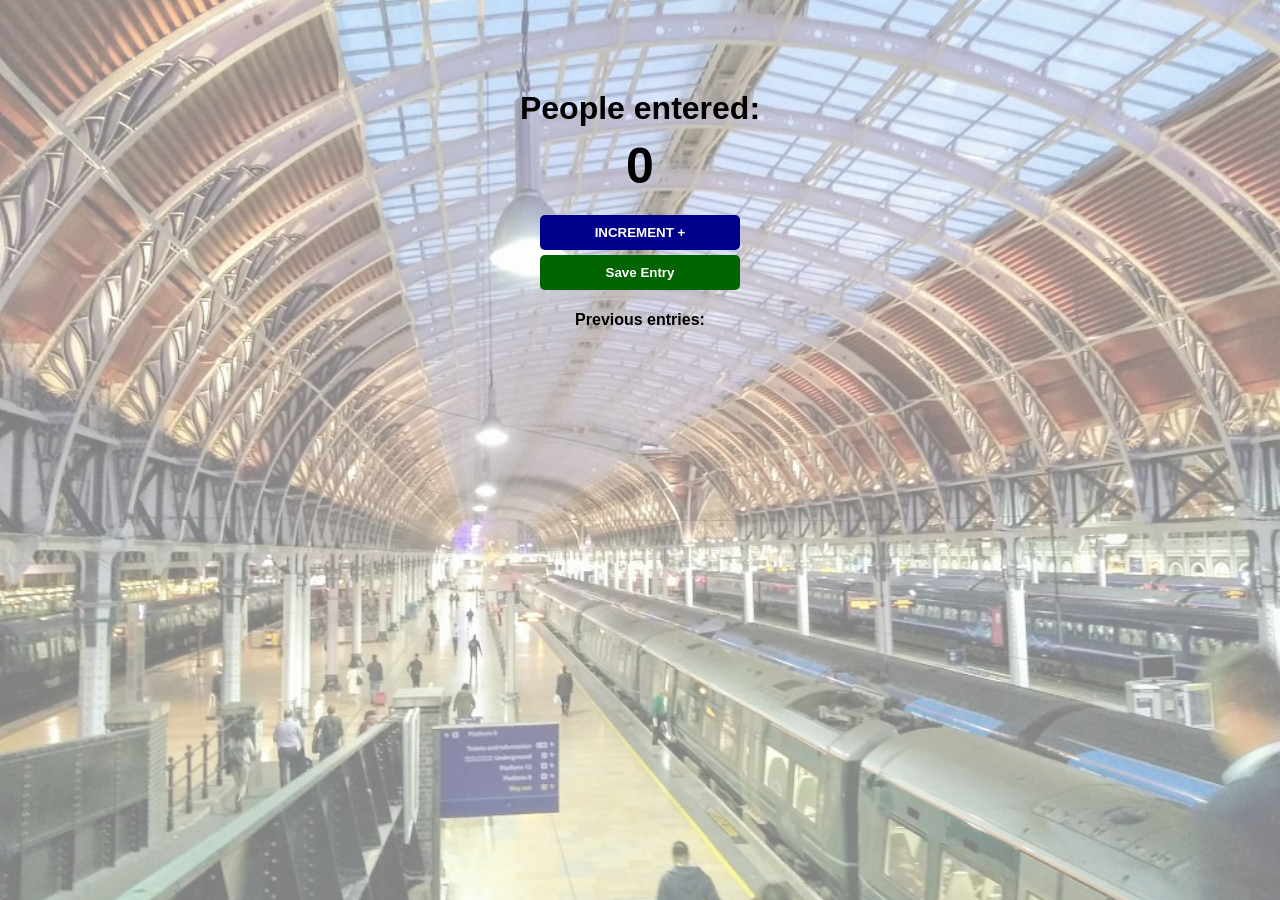
<file: project-1a-passenger-counter/index.html>
<html>
  <head>
    <link rel="stylesheet" href="index.css" />
  </head>
  <body>
    <div class="container">
      <h1>People entered:</h1>
      <h2 id="count-el">0</h2>
      <button id="increment-btn" onclick="increment()">INCREMENT +</button>
      <br />
      <button id="save-btn" onclick="save()">Save Entry</button>
      <p id="save-el">Previous entries:</p>
    </div>

    <script src="index.js"></script>
  </body>
</html>
</file>
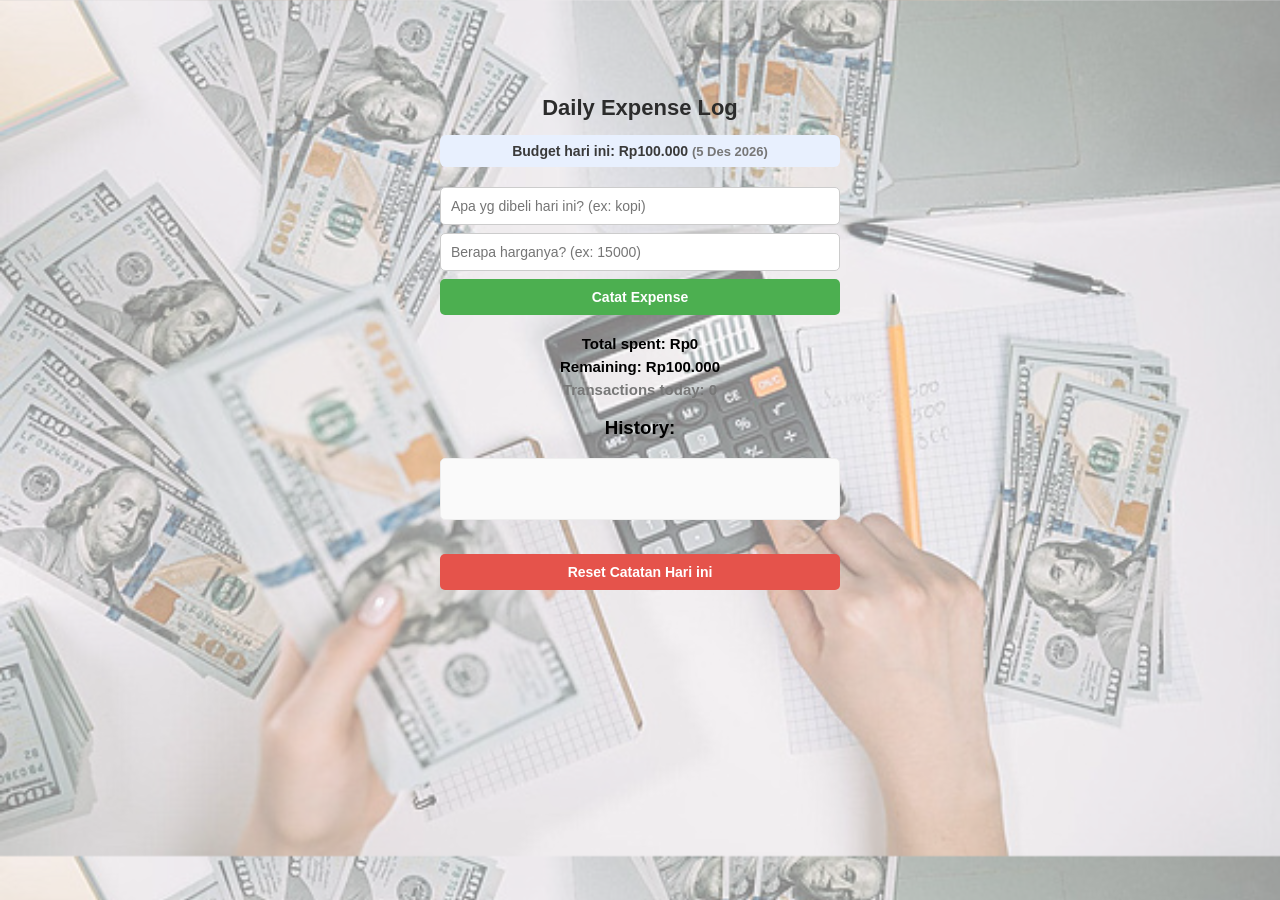
<file: project-1b-daily-expenses-log/index.html>
<!doctype html>
<html lang="en">
  <head>
    <meta charset="UTF-8" />
    <title>Daily Expense Log</title>
    <link rel="stylesheet" href="index.css" />
  </head>
  <body>
    <div class="wrapper">
      <h1>Daily Expense Log</h1>

      <p class="budget-text">
        Budget hari ini: Rp100.000 <span id="tanggal"></span>
      </p>

      <div class="input-area">
        <input
          type="text"
          id="ket"
          placeholder="Apa yg dibeli hari ini? (ex: kopi)"
        />
        <input
          type="number"
          id="harga"
          placeholder="Berapa harganya? (ex: 15000)"
        />
        <button id="catat-btn" onclick="catat()">Catat Expense</button>
      </div>

      <div class="hasil">
        <p>Total spent: <b id="total">Rp0</b></p>
        <p>Remaining: <b id="sisa">Rp100.000</b></p>
        <p class="kecil">Transactions today: <b id="jumlah">0</b></p>
      </div>

      <h3>History:</h3>
      <p id="daftar"></p>

      <button id="reset-btn" onclick="resetHari()">
        Reset Catatan Hari ini
      </button>
    </div>

    <script src="index.js"></script>
  </body>
</html>
</file>
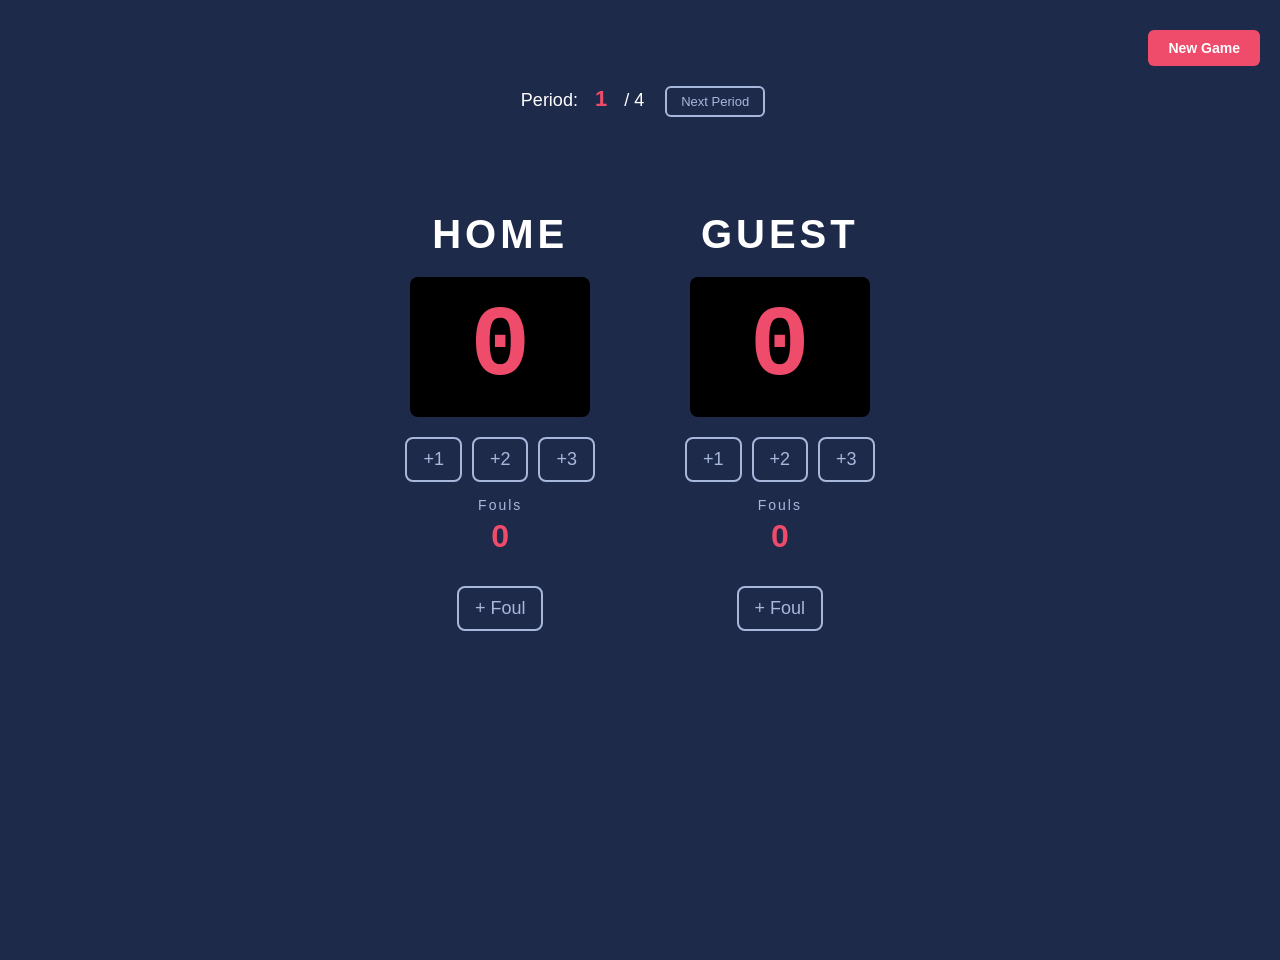
<file: project-1c-basketball-scoreboard/index.html>
<!doctype html>
<html lang="en">
  <head>
    <meta charset="UTF-8" />
    <title>Scoreboard</title>
    <link rel="stylesheet" href="index.css" />
  </head>
  <body>
    <div class="top-bar">
      <button id="new-game-btn" onclick="newGame()">New Game</button>
    </div>

    <div class="period">
      <span>Period:</span>
      <span id="period-el">1</span>
      <span>/ 4</span>
      <button id="next-period-btn" onclick="nextPeriod()">Next Period</button>
    </div>

    <div id="winner" class="winner"></div>

    <div class="container">
      <div class="team" id="home-team">
        <h2 class="team-name">HOME</h2>
        <div class="score" id="home-score">0</div>
        <div class="buttons">
          <button id="home-btn-1" onclick="addHome(1)">+1</button>
          <button id="home-btn-2" onclick="addHome(2)">+2</button>
          <button id="home-btn-3" onclick="addHome(3)">+3</button>
        </div>

        <p class="fouls-label">Fouls</p>
        <div class="fouls" id="home-fouls">0</div>
        <p class="foul-status" id="home-status"></p>
        <div class="buttons">
          <button id="home-foul-btn" onclick="addFoulHome()">+ Foul</button>
        </div>
      </div>

      <div class="team" id="guest-team">
        <h2 class="team-name">GUEST</h2>
        <div class="score" id="guest-score">0</div>
        <div class="buttons">
          <button id="guest-btn-1" onclick="addGuest(1)">+1</button>
          <button id="guest-btn-2" onclick="addGuest(2)">+2</button>
          <button id="guest-btn-3" onclick="addGuest(3)">+3</button>
        </div>

        <p class="fouls-label">Fouls</p>
        <div class="fouls" id="guest-fouls">0</div>
        <p class="foul-status" id="guest-status"></p>
        <div class="buttons">
          <button id="guest-foul-btn" onclick="addFoulGuest()">+ Foul</button>
        </div>
      </div>
    </div>

    <script src="index.js"></script>
  </body>
</html>
</file>
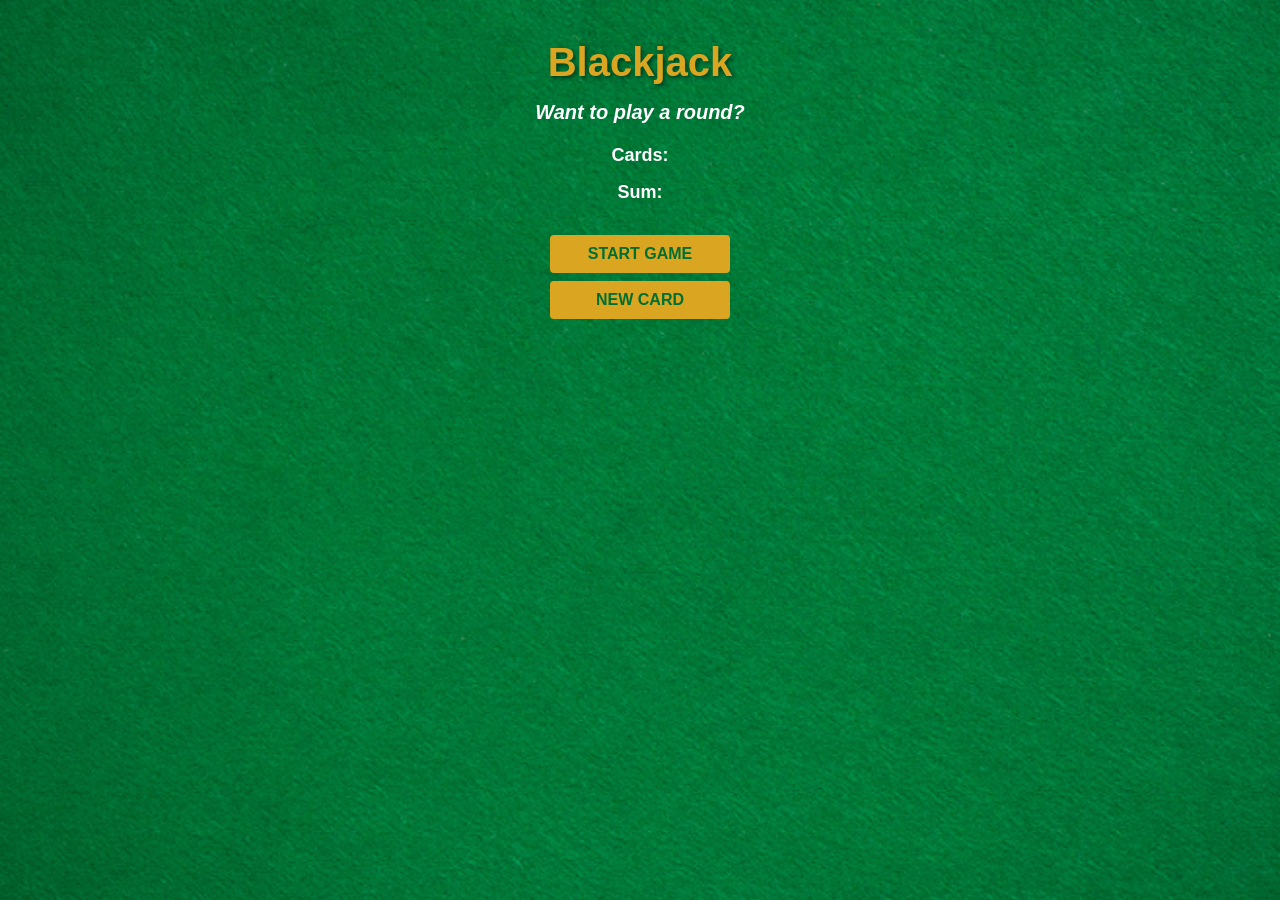
<file: project-2-blackjack-game/index.html>
<!doctype html>
<html lang="en">
  <head>
    <meta charset="UTF-8" />
    <meta name="viewport" content="width=device-width, initial-scale=1.0" />
    <title>Blackjack</title>
    <link rel="stylesheet" href="index.css" />
  </head>
  <body>
    <h1>Blackjack</h1>

    <p id="message-el">Want to play a round?</p>
    <p id="cards-el">Cards:</p>
    <p id="sum-el">Sum:</p>

    <div class="buttons">
      <button id="start-btn">START GAME</button>
      <button id="new-card-btn">NEW CARD</button>
    </div>

    <script src="index.js"></script>
  </body>
</html>
</file>
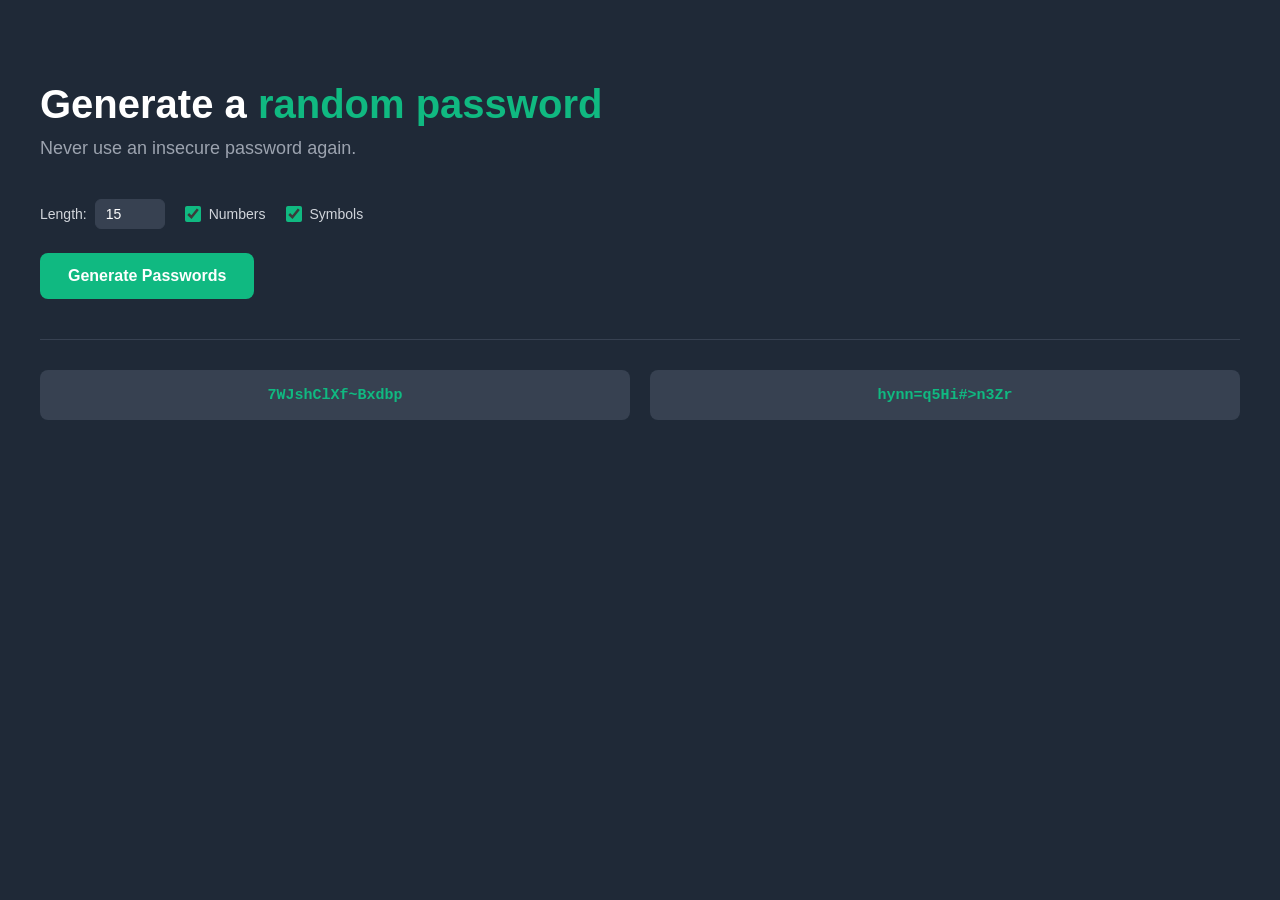
<file: project-3-password-generator/index.html>
<!doctype html>
<html>
  <head>
    <link rel="stylesheet" href="index.css" />
  </head>
  <body>
    <h1>Generate a <span>random password</span></h1>
    <h3>Never use an insecure password again.</h3>

    <div class="controls">
      <label>
        Length:
        <input type="number" id="length-input" value="15" min="4" max="50" />
      </label>

      <label>
        <input type="checkbox" id="numbers-toggle" checked />
        Numbers
      </label>

      <label>
        <input type="checkbox" id="symbols-toggle" checked />
        Symbols
      </label>
    </div>

    <button id="generate-btn">Generate Passwords</button>

    <div class="passwords">
      <p id="password-1" class="password" title="Click to copy"></p>
      <p id="password-2" class="password" title="Click to copy"></p>
    </div>

    <div id="toast" class="toast">Copied!</div>

    <script src="index.js"></script>
  </body>
</html>
</file>
<file: project-1a-passenger-counter/index.css>
body {
  background-image:
    linear-gradient(rgba(255, 255, 255, 0.5), rgba(255, 255, 255, 0.5)),
    url("station.jpg");
  background-size: cover;
  font-family: Arial, Helvetica, sans-serif;
  font-weight: bold;
  text-align: center;
  margin: 0;
  padding: 20px;
}

.container {
  max-width: 400px;
  margin: 40px auto;
  padding: 20px;
}

h1 {
  margin-top: 10px;
  margin-bottom: 10px;
}

h2 {
  font-size: 50px;
  margin-top: 0;
  margin-bottom: 20px;
}

button {
  border: none;
  padding: 10px;
  color: white;
  font-weight: bold;
  width: 200px;
  margin-bottom: 5px;
  border-radius: 5px;
  cursor: pointer;
}

#increment-btn {
  background: darkblue;
}

#save-btn {
  background: darkgreen;
}
</file>
<file: project-1b-daily-expenses-log/index.css>
body {
  background-image:
    linear-gradient(rgba(255, 255, 255, 0.5), rgba(255, 255, 255, 0.5)),
    url("calculator.jpg");
  background-size: cover;
  font-family: Arial, Helvetica, sans-serif;
  font-weight: bold;
  text-align: center;
  margin: 0;
  padding: 20px;
}
.wrapper {
  max-width: 400px;
  margin: 40px auto;
  padding: 20px;
}

h1 {
  text-align: center;
  font-size: 22px;
  color: #2c2c2c;
}

.budget-text {
  text-align: center;
  background: #e8f0fe;
  padding: 8px;
  border-radius: 6px;
  font-size: 14px;
  color: #3a3a3a;
}

#tanggal {
  color: #777;
  font-size: 13px;
}

.input-area {
  margin: 20px 0;
}

input {
  width: 100%;
  padding: 10px;
  margin-bottom: 8px;
  border: 1px solid #ccc;
  border-radius: 5px;
  font-size: 14px;
  box-sizing: border-box;
}

input:focus {
  outline: none;
  border-color: #6a5acd;
}

button {
  width: 100%;
  padding: 10px;
  border: none;
  border-radius: 5px;
  font-size: 14px;
  font-weight: 600;
  color: white;
  background-color: #4caf50;
  cursor: pointer;
}

button:hover {
  background-color: #3d8b40;
}

.hasil p {
  font-size: 15px;
  margin: 6px 0;
}

.kecil {
  font-size: 13px;
  color: #777;
}

#daftar {
  background: #fafafa;
  padding: 10px;
  border-radius: 5px;
  font-size: 14px;
  min-height: 40px;
  line-height: 1.5;
  border: 1px solid #eee;
}

#reset-btn {
  background-color: #e5534b;
  margin-top: 20px;
}

#reset-btn:hover {
  background-color: #c4423b;
}
</file>
<file: project-1c-basketball-scoreboard/index.css>
body {
  margin: 0;
  padding: 30px 20px;
  background: #1e2a4a;
  font-family: Arial, Helvetica, sans-serif;
  color: white;
  min-height: 100vh;
}

.top-bar {
  text-align: right;
  margin-bottom: 20px;
}

#new-game-btn {
  background: #ef4b6a;
  color: white;
  border: none;
  padding: 10px 20px;
  border-radius: 6px;
  font-size: 14px;
  font-weight: bold;
  cursor: pointer;
}

#new-game-btn:hover {
  background: #c93a55;
}

.period {
  text-align: center;
  margin-bottom: 20px;
  font-size: 18px;
}

.period span {
  margin: 0 6px;
}

#period-el {
  font-weight: bold;
  color: #ef4b6a;
  font-size: 22px;
}

.period button {
  background: transparent;
  color: #a8b8dc;
  border: 2px solid #a8b8dc;
  padding: 6px 14px;
  border-radius: 6px;
  font-size: 13px;
  cursor: pointer;
  margin-left: 10px;
}

.period button:hover:not(:disabled) {
  background: #a8b8dc;
  color: #1e2a4a;
}

.period button:disabled {
  opacity: 0.3;
  cursor: not-allowed;
}

.winner {
  text-align: center;
  font-size: 28px;
  font-weight: bold;
  letter-spacing: 3px;
  color: #ef4b6a;
  height: 40px;
  margin-bottom: 20px;
}

.container {
  display: flex;
  gap: 60px;
  justify-content: center;
}

.team {
  text-align: center;
  padding: 15px;
  border-radius: 12px;
  transition: background 0.3s;
}

.team.leader {
  background: rgba(239, 75, 106, 0.15);
  box-shadow: 0 0 20px rgba(239, 75, 106, 0.4);
}

.team.out {
  background: rgba(120, 120, 120, 0.2);
  opacity: 0.6;
}

.team-name {
  font-size: 40px;
  letter-spacing: 4px;
  margin: 0 0 20px 0;
}

.score {
  background: #000;
  color: #ef4b6a;
  font-family: "Courier New", monospace;
  font-size: 100px;
  font-weight: bold;
  width: 180px;
  height: 140px;
  display: flex;
  justify-content: center;
  align-items: center;
  border-radius: 8px;
  margin: 0 auto 20px auto;
}

.buttons {
  display: flex;
  gap: 10px;
  justify-content: center;
  margin-bottom: 15px;
}

.buttons button {
  background: transparent;
  color: #a8b8dc;
  border: 2px solid #a8b8dc;
  padding: 10px 16px;
  font-size: 18px;
  border-radius: 8px;
  cursor: pointer;
}

.buttons button:hover:not(:disabled) {
  background: #a8b8dc;
  color: #1e2a4a;
}

.buttons button:disabled {
  opacity: 0.3;
  cursor: not-allowed;
}

.fouls-label {
  margin: 10px 0 5px 0;
  font-size: 14px;
  color: #a8b8dc;
  letter-spacing: 2px;
}

.fouls {
  font-size: 32px;
  font-weight: bold;
  color: #ef4b6a;
  margin-bottom: 5px;
}

.fouls.warning {
  color: orange;
}

.fouls.danger {
  color: red;
}

.foul-status {
  font-size: 12px;
  font-weight: bold;
  color: red;
  letter-spacing: 1px;
  margin: 0 0 10px 0;
  min-height: 16px;
}
</file>
<file: project-2-blackjack-game/index.css>
* {
  box-sizing: border-box;
  margin: 0;
  padding: 0;
}

body {
  font-family:
    "Trebuchet MS", "Lucida Sans Unicode", "Lucida Grande", Arial, sans-serif;
  background-image: url("images/table.png");
  background-size: cover;
  background-position: center;
  min-height: 100vh;
  font-weight: bold;
  color: white;
  text-align: center;
  padding: 40px 20px;
  display: flex;
  flex-direction: column;
  align-items: center;
  gap: 16px;
}

h1 {
  color: goldenrod;
  font-size: 40px;
  text-shadow: 2px 2px 4px rgba(0, 0, 0, 0.5);
}

#message-el {
  font-style: italic;
  font-size: 20px;
  min-height: 28px;
}

#cards-el,
#sum-el {
  font-size: 18px;
}

.buttons {
  display: flex;
  flex-direction: column;
  gap: 8px;
  margin-top: 16px;
}

button {
  color: #016f32;
  width: 180px;
  background: goldenrod;
  padding: 10px 16px;
  font-weight: bold;
  font-size: 16px;
  border: none;
  border-radius: 4px;
  cursor: pointer;
  transition:
    transform 0.1s,
    background 0.2s;
}

button:hover {
  background: #d4a017;
}

button:active {
  transform: scale(0.97);
}

button:disabled {
  opacity: 0.5;
  cursor: not-allowed;
}

@media (max-width: 480px) {
  h1 {
    font-size: 32px;
  }

  button {
    width: 150px;
  }
}
</file>
<file: project-3-password-generator/index.css>
/* ===== RESET ===== */
* {
  box-sizing: border-box;
  margin: 0;
  padding: 0;
}

/* ===== BODY ===== */
body {
  min-height: 100vh;
  background: #1f2937;
  font-family:
    "Inter",
    -apple-system,
    sans-serif;
  color: white;
  padding: 80px 40px;
  display: flex;
  flex-direction: column;
}

/* ===== HEADING ===== */
h1 {
  font-size: 40px;
  font-weight: 800;
  line-height: 1.2;
  margin-bottom: 10px;
}

h1 span {
  color: #10b981;
}

h3 {
  color: #9ca3af;
  font-weight: 400;
  font-size: 18px;
  margin-bottom: 40px;
}

/* ===== CONTROLS ===== */
.controls {
  display: flex;
  flex-wrap: wrap;
  gap: 20px;
  align-items: center;
  margin-bottom: 24px;
}

.controls label {
  display: flex;
  align-items: center;
  gap: 8px;
  color: #d1d5db;
  font-size: 14px;
  cursor: pointer;
}

.controls input[type="number"] {
  width: 70px;
  padding: 6px 10px;
  border: 1px solid #374151;
  background: #374151;
  color: white;
  border-radius: 6px;
  font-size: 14px;
  outline: none;
}

.controls input[type="number"]:focus {
  border-color: #10b981;
}

.controls input[type="checkbox"] {
  width: 16px;
  height: 16px;
  accent-color: #10b981;
  cursor: pointer;
}

/* ===== BUTTON ===== */
#generate-btn {
  background: #10b981;
  color: white;
  border: none;
  padding: 14px 28px;
  border-radius: 8px;
  font-size: 16px;
  font-weight: 600;
  cursor: pointer;
  margin-bottom: 40px;
  transition:
    background 0.2s,
    transform 0.1s;
  align-self: flex-start;
}

#generate-btn:hover {
  background: #059669;
}

#generate-btn:active {
  transform: scale(0.98);
}

/* ===== PASSWORDS ===== */
.passwords {
  display: flex;
  gap: 20px;
  border-top: 1px solid #374151;
  padding-top: 30px;
  flex-wrap: wrap;
}

.password {
  background: #374151;
  padding: 14px 20px;
  border-radius: 8px;
  color: #10b981;
  font-family: "Courier New", monospace;
  font-size: 15px;
  font-weight: bolder;
  flex: 1;
  min-width: 200px;
  min-height: 50px;
  display: flex;
  align-items: center;
  justify-content: center;
  cursor: pointer;
  transition:
    background 0.2s,
    color 0.2s;
  user-select: none;
  word-break: break-all;
}

.password:hover {
  background: #4b5563;
  color: #34d399;
}

.password:active {
  background: #10b981;
  color: white;
}

.toast {
  position: fixed;
  bottom: 30px;
  left: 50%;
  transform: translateX(-50%) translateY(100px);
  background: #10b981;
  color: white;
  padding: 12px 24px;
  border-radius: 8px;
  font-weight: 600;
  opacity: 0;
  transition:
    transform 0.3s,
    opacity 0.3s;
  pointer-events: none;
}

.toast.show {
  transform: translateX(-50%) translateY(0);
  opacity: 1;
}

@media (max-width: 640px) {
  body {
    padding: 40px 20px;
  }

  h1 {
    font-size: 28px;
  }

  .passwords {
    flex-direction: column;
  }
}
</file>
